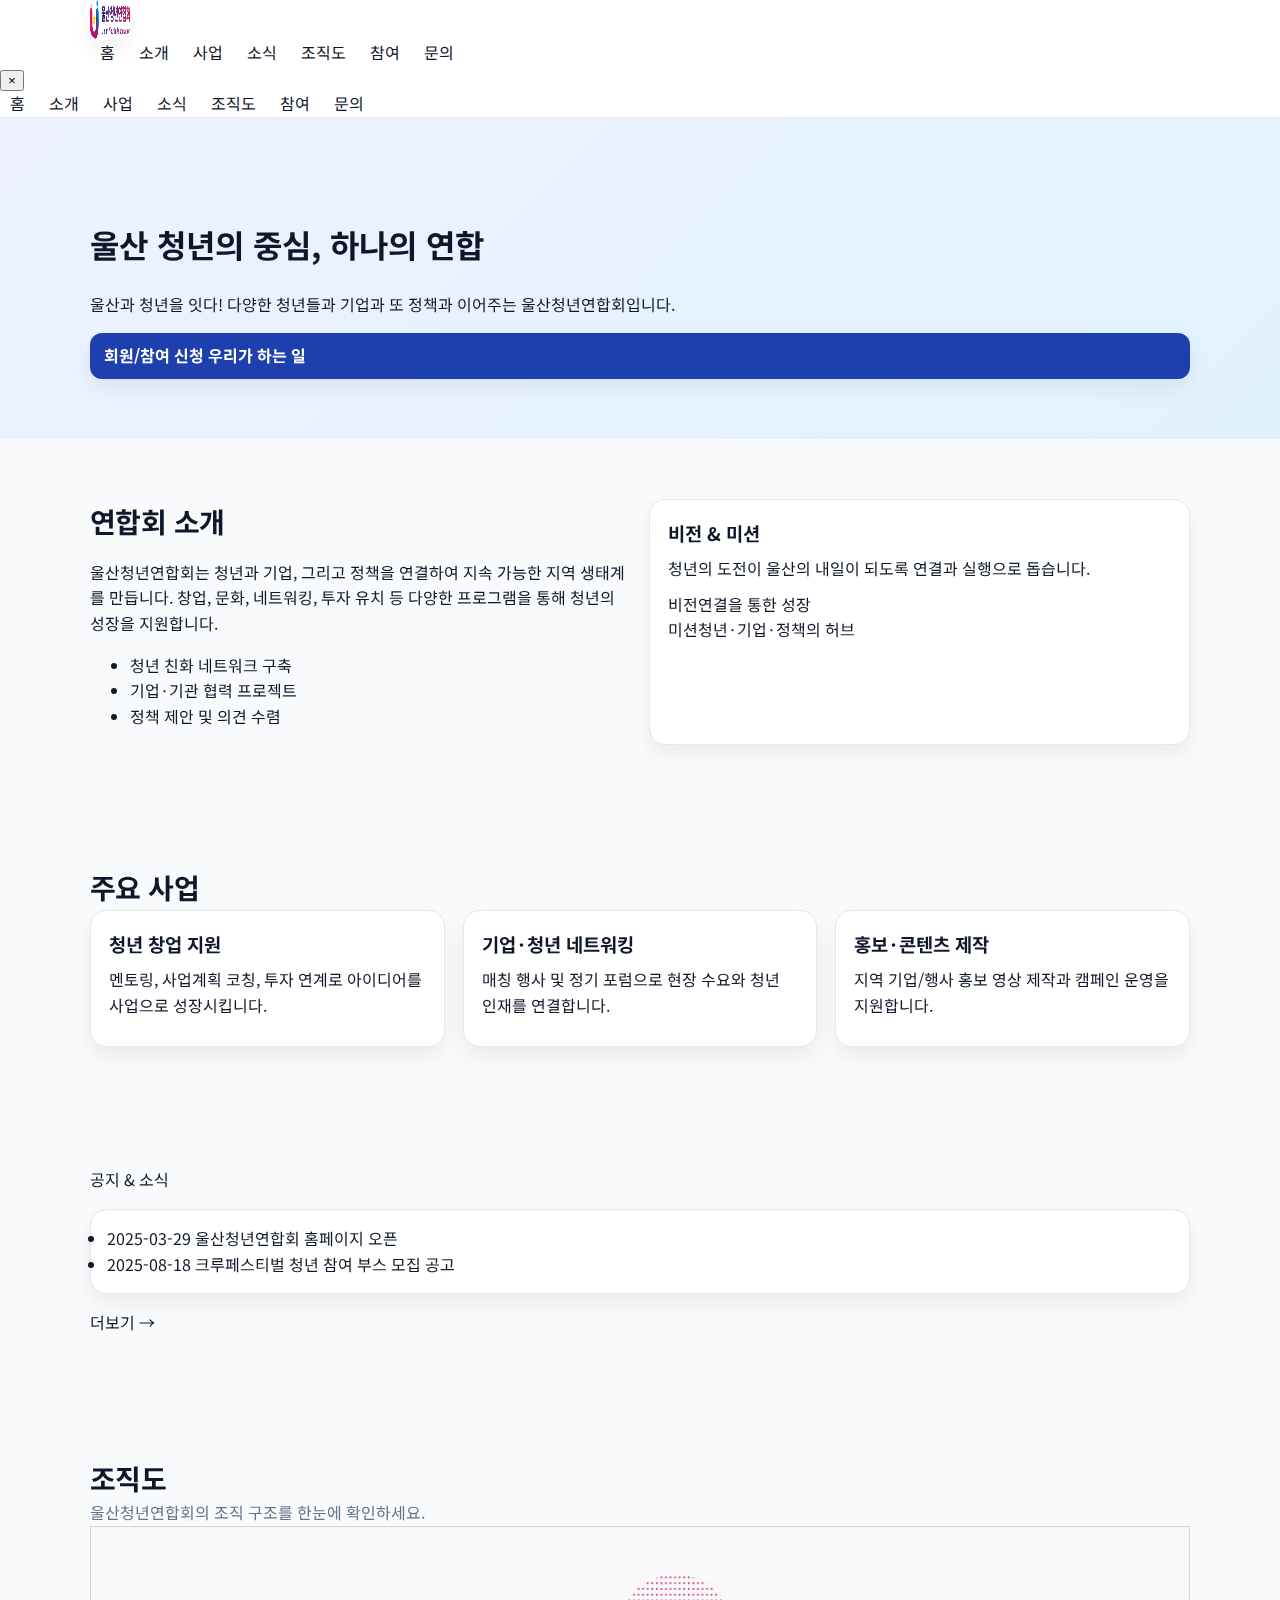
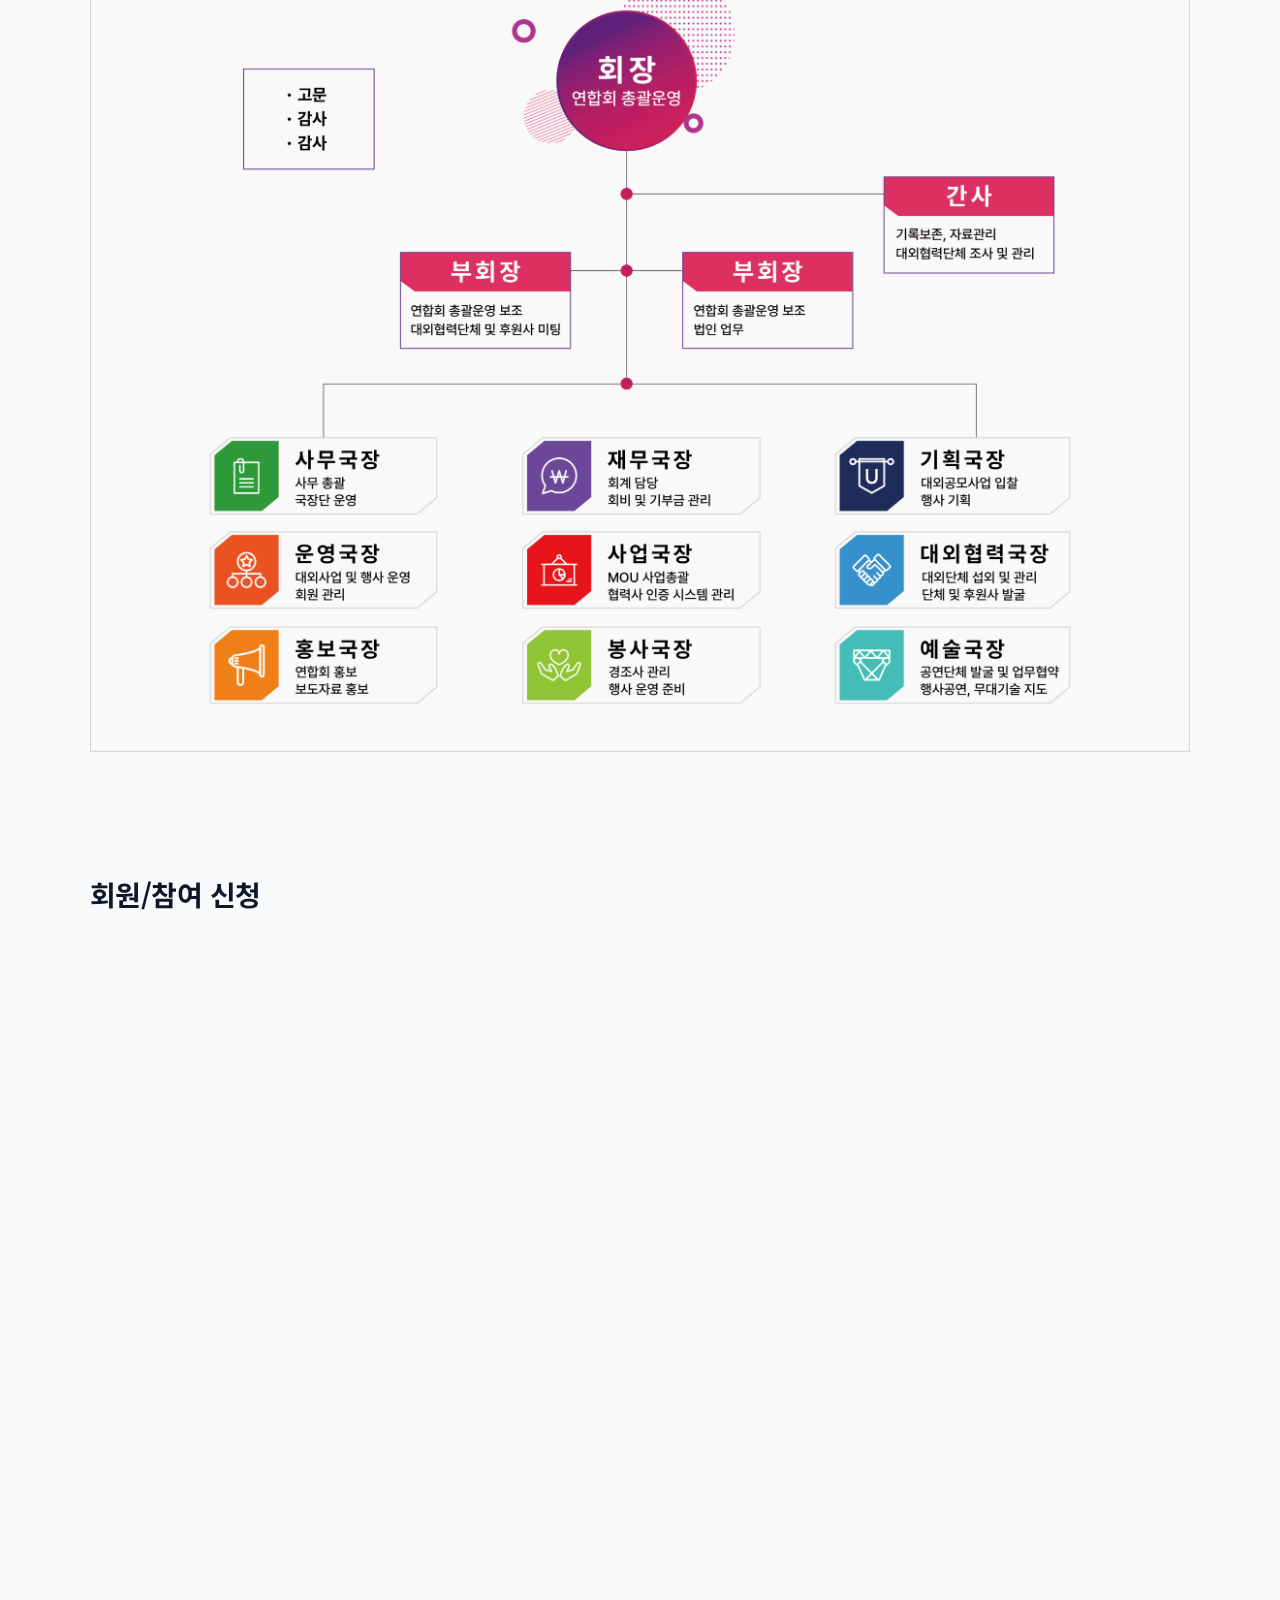
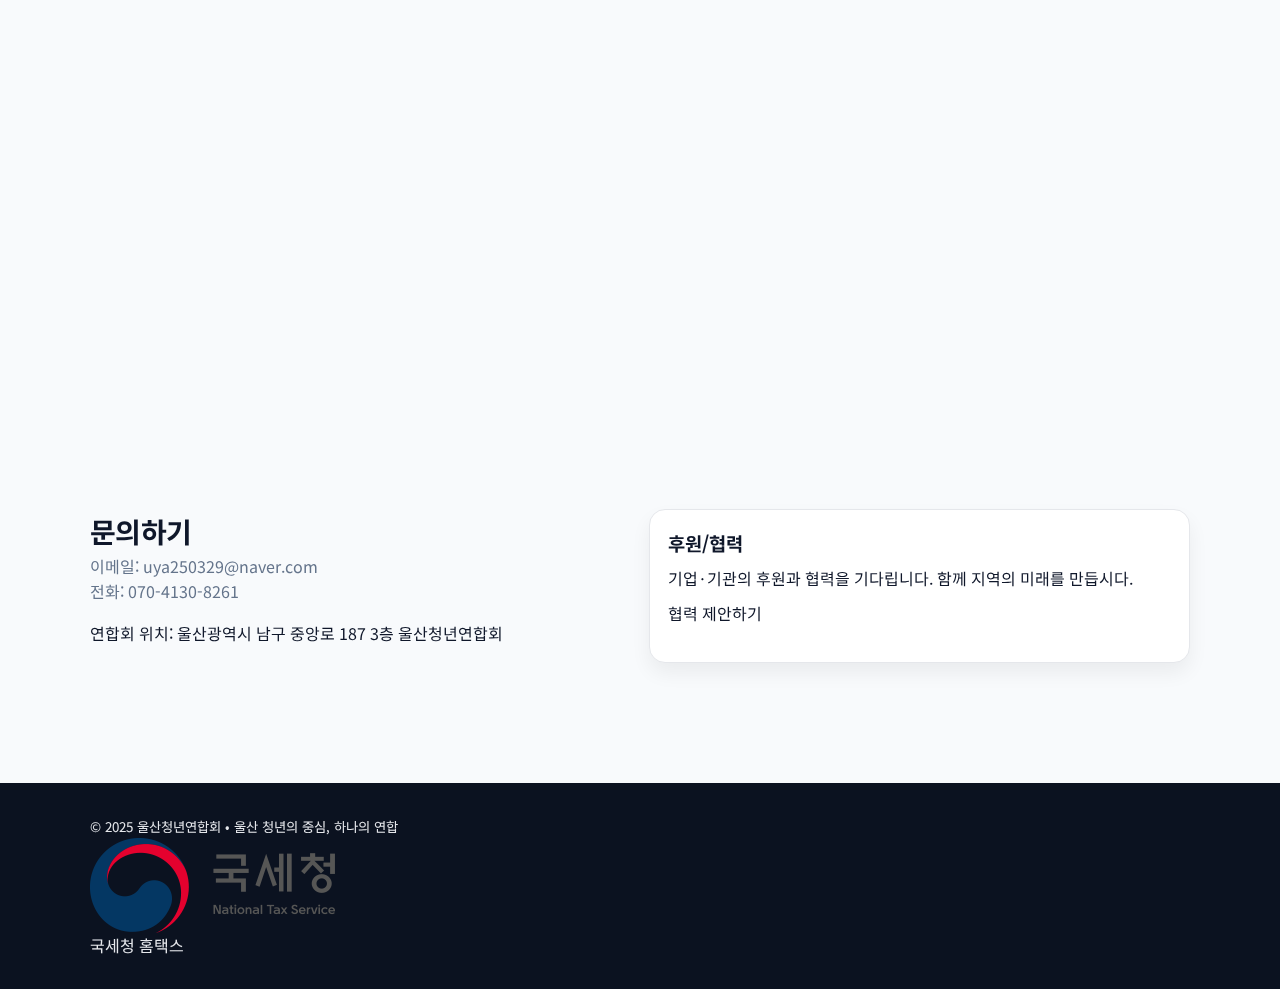
<file: index.html>
<!DOCTYPE html>

<html lang="ko">
<head>
<meta charset="utf-8"/>
<meta content="width=device-width, initial-scale=1" name="viewport"/>
<meta content="울산과 청년을 잇다! 다양한 청년들과 기업과 또 정책과 이어주는 울산청년연합회입니다" name="description"/>
<link href="https://fonts.googleapis.com" rel="preconnect"/>
<link crossorigin="" href="https://fonts.gstatic.com" rel="preconnect"/>
<link href="https://fonts.googleapis.com/css2?family=Noto+Sans+KR:wght@400;600;700;800&amp;display=swap" rel="stylesheet"/>
<link href="styles.css" rel="stylesheet">
<title>울산청년연합회</title>
</link></head>
<body><a class="skip-link" href="#main-content">본문 바로가기</a>
<header class="site-header">
<div class="container nav">
<a class="brand" href="#home">
<img alt="울산청년연합회 로고" src="assets/logo.jpg"/>
</a>
<nav class="main-nav">
<a href="#home">홈</a>
<a href="#about">소개</a>
<a href="#projects">사업</a>
<a href="#news">소식</a>
<a href="#orgchart">조직도</a>
<a href="#join">참여</a>
<a href="#contact">문의</a>
</nav>
<button aria-label="메뉴 열기" class="menu-toggle">☰</button>
</div>
<div class="side-menu">
<button aria-label="메뉴 닫기" class="menu-close">×</button>
<nav>
<a href="#home">홈</a>
<a href="#about">소개</a>
<a href="#projects">사업</a>
<a href="#news">소식</a>
<a href="#orgchart">조직도</a>
<a href="#join">참여</a>
<a href="#contact">문의</a>
</nav>
</div>
</header>
<div class="overlay"></div>
<main id="main-content">
<section class="hero" id="home">
<div class="container">
<h1>울산 청년의 중심, 하나의 연합</h1>
<p class="tagline">울산과 청년을 잇다! 다양한 청년들과 기업과 또 정책과 이어주는 울산청년연합회입니다.</p>
<div class="cta">
<a class="btn primary" href="#join">회원/참여 신청</a>
<a class="btn ghost" href="#projects">우리가 하는 일</a>
</div>
</div>
</section>
<section class="section" id="about">
<div class="container grid-2">
<div>
<h2>연합회 소개</h2>
<p>울산청년연합회는 청년과 기업, 그리고 정책을 연결하여 지속 가능한 지역 생태계를 만듭니다. 창업, 문화, 네트워킹, 투자 유치 등 다양한 프로그램을 통해 청년의 성장을 지원합니다.</p>
<ul class="checks">
<li>청년 친화 네트워크 구축</li>
<li>기업·기관 협력 프로젝트</li>
<li>정책 제안 및 의견 수렴</li>
</ul>
</div>
<div class="card">
<h3>비전 &amp; 미션</h3>
<p>청년의 도전이 울산의 내일이 되도록 연결과 실행으로 돕습니다.</p>
<div class="kv">
<div><span class="kv-k">비전</span><span class="kv-v">연결을 통한 성장</span></div>
<div><span class="kv-k">미션</span><span class="kv-v">청년·기업·정책의 허브</span></div>
</div>
</div>
</div>
</section>
<section class="section alt" id="projects">
<div class="container">
<h2>주요 사업</h2>
<div class="cards">
<div class="card">
<h3>청년 창업 지원</h3>
<p>멘토링, 사업계획 코칭, 투자 연계로 아이디어를 사업으로 성장시킵니다.</p>
</div>
<div class="card">
<h3>기업·청년 네트워킹</h3>
<p>매칭 행사 및 정기 포럼으로 현장 수요와 청년 인재를 연결합니다.</p>
</div>
<div class="card">
<h3>홍보·콘텐츠 제작</h3>
<p>지역 기업/행사 홍보 영상 제작과 캠페인 운영을 지원합니다.</p>
</div>
</div>
</div>
</section>
<section class="section" id="news">
<div class="container">
<a href="notice_site/index.html">공지 &amp; 소식</a>
<ul class="news">
<li><span class="date">2025-03-29</span>
<a href="notice_site/news1.html">울산청년연합회 홈페이지 오픈</a>
</li>
<li><span class="date">2025-08-18</span>
<a href="notice_site/news2.html">크루페스티벌 청년 참여 부스 모집 공고</a>
</li>
</ul>
<div class="more">
<a class="btn ghost" href="notice_site/index.html">더보기 →</a>
</div>
</div>
</section>
<section class="section" id="orgchart">
<div class="container">
<h2>조직도</h2>
<p class="muted">울산청년연합회의 조직 구조를 한눈에 확인하세요.</p>
<div class="orgchart">
<img alt="울산청년연합회 조직도" src="assets/orgchart.png"/>
</div>
</div>
</section>
<section class="section alt" id="join">
<div class="container">
<h2>회원/참여 신청</h2>
<iframe frameborder="0" height="1066" marginheight="0" marginwidth="0" src="https://docs.google.com/forms/d/e/1FAIpQLSe0cgi5e-z77L2VOowcFQD_-2r0jnnjgXey79Pr8gi1HqmblQ/viewform?embedded=true" style="border:0; border-radius:12px;" width="100%">
        로드 중…
      </iframe>
</div>
</section>
<section class="section" id="contact">
<div class="container grid-2">
<div>
<h2>문의하기</h2>
<p class="muted">이메일: uya250329@naver.com<br/>전화: 070-4130-8261</p>
<p>연합회 위치: 울산광역시 남구 중앙로 187 3층 울산청년연합회</p>
</div>
<div class="card">
<h3>후원/협력</h3>
<p>기업·기관의 후원과 협력을 기다립니다. 함께 지역의 미래를 만듭시다.</p>
<a class="btn ghost" href="#join">협력 제안하기</a>
</div>
</div>
</section>
</main>
<footer class="site-footer">
<div class="container footer-flex">
<div>
<small>© 2025 울산청년연합회 • 울산 청년의 중심, 하나의 연합</small>
</div>
<div class="footer-links">
<a href="https://www.hometax.go.kr/websquare/websquare.html?w2xPath=/ui/pp/index.xml" rel="noopener" target="_blank">
<img alt="국세청 홈택스 로고" src="assets/hometax_logo.png"/>
        국세청 홈택스
      </a>
</div>
</div>
</footer>
<script src="script.js"></script>
</body>
</html>
</file>
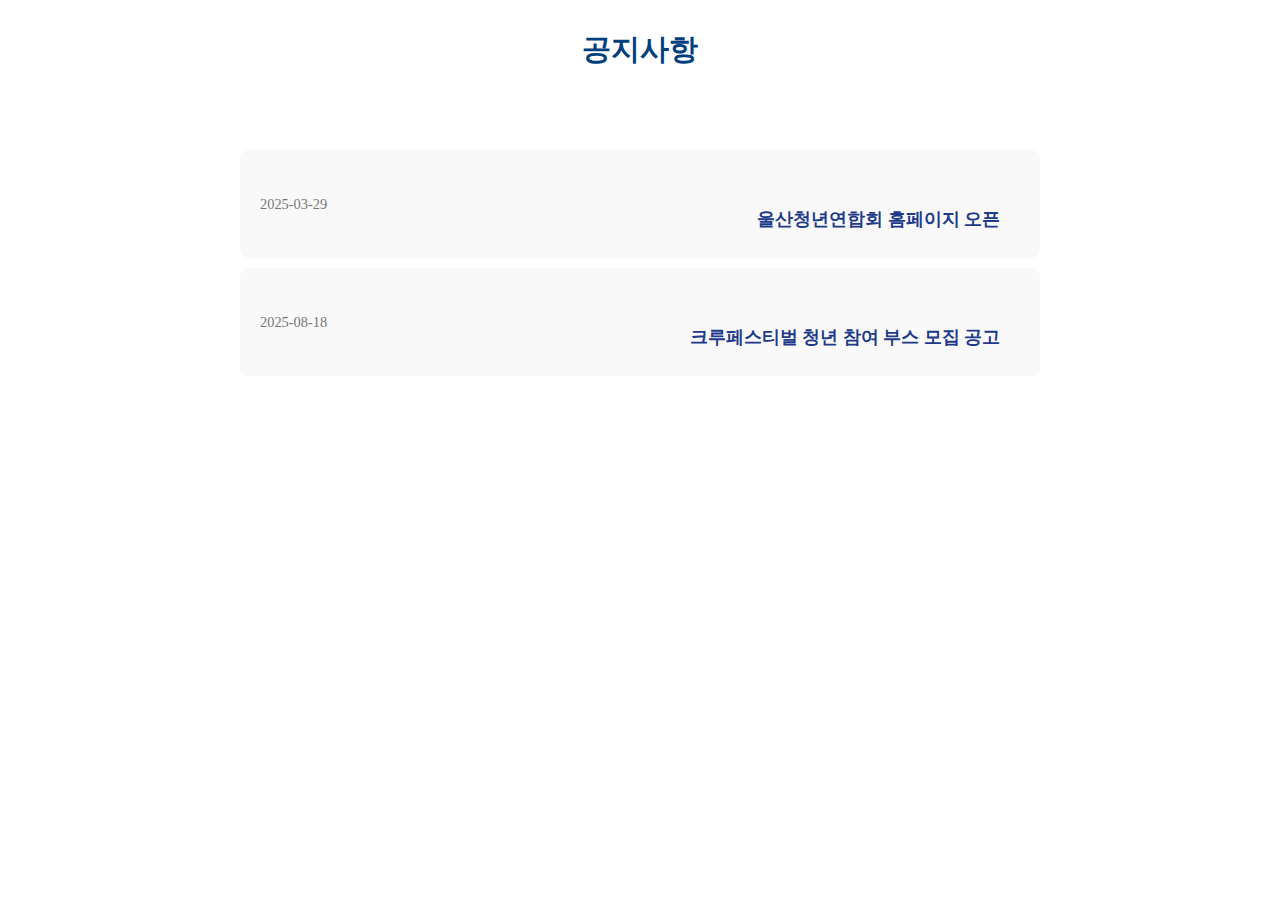
<file: notice_site/index.html>
<!DOCTYPE html>

<html lang="ko">
<head>
<meta charset="utf-8"/>
<meta content="width=device-width, initial-scale=1" name="viewport"/>
<title>공지사항 - 울산청년연합회</title>
<link href="style.css" rel="stylesheet"/>
<meta content="울산과 청년을 잇다 — 울산청년연합회 공식 홈페이지" name="description"/></head>
<body><a class="skip-link" href="#main-content">본문 바로가기</a>
<header>
<h1>공지사항</h1>
</header>
<main id="main-content">
<ul class="news">
<li><span class="date">2025-03-29</span>
<a href="news1.html">울산청년연합회 홈페이지 오픈</a>
</li>
<li><span class="date">2025-08-18</span>
<a href="news2.html">크루페스티벌 청년 참여 부스 모집 공고</a>
</li>
</ul>
</main>
<script src="script.js"></script>
</body>
</html>
</file>
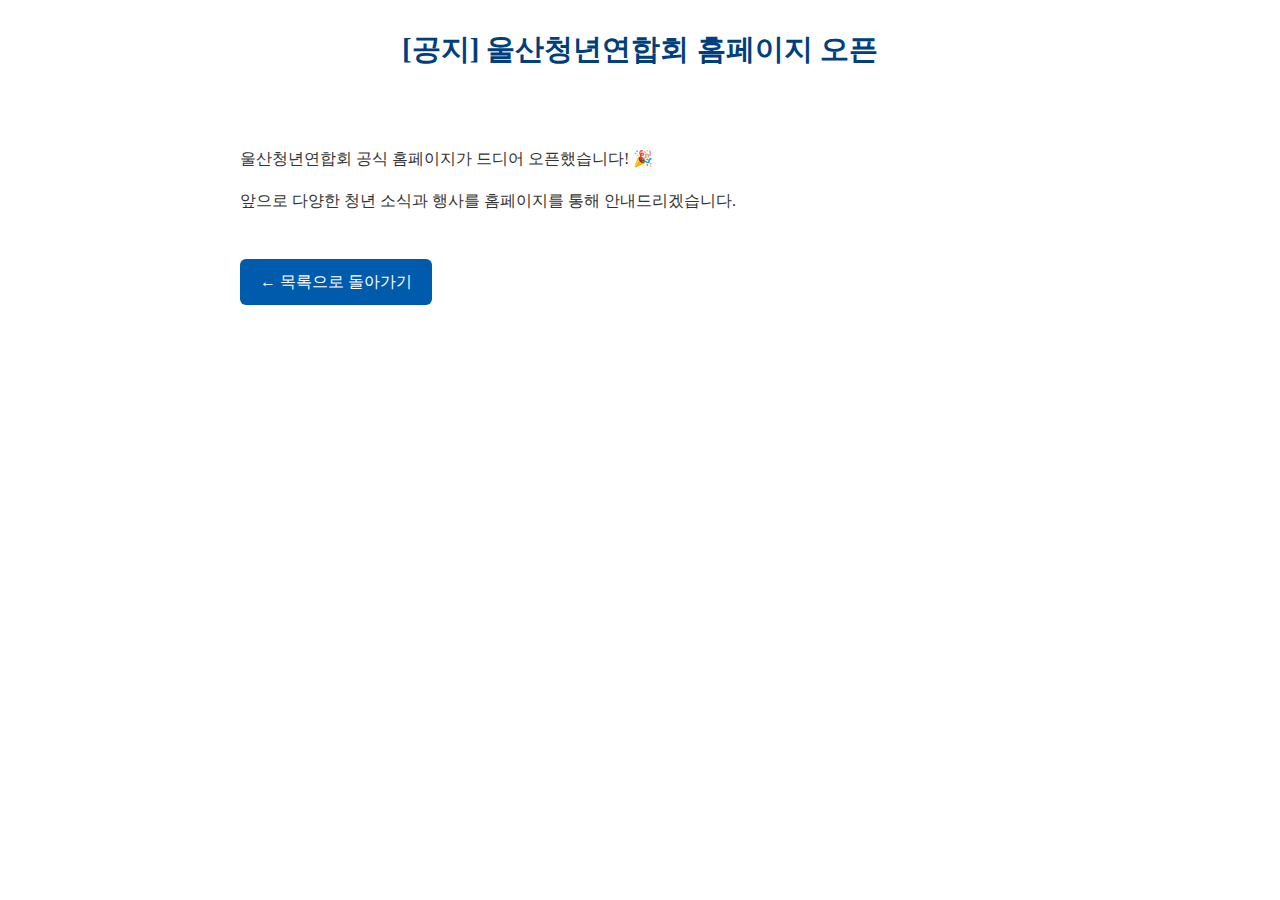
<file: notice_site/news1.html>
<!DOCTYPE html>

<html lang="ko">
<head>
<meta charset="utf-8"/>
<meta content="width=device-width, initial-scale=1" name="viewport"/>
<title>[공지] 울산청년연합회 홈페이지 오픈</title>
<link href="style.css" rel="stylesheet"/>
<meta content="울산과 청년을 잇다 — 울산청년연합회 공식 홈페이지" name="description"/></head>
<body><a class="skip-link" href="#main-content">본문 바로가기</a>
<header>
<h1>[공지] 울산청년연합회 홈페이지 오픈</h1>
</header>
<main id="main-content">
<p>울산청년연합회 공식 홈페이지가 드디어 오픈했습니다! 🎉</p>
<p>앞으로 다양한 청년 소식과 행사를 홈페이지를 통해 안내드리겠습니다.</p>
<a href="index.html">← 목록으로 돌아가기</a>
</main>
</body>
</html>
</file>
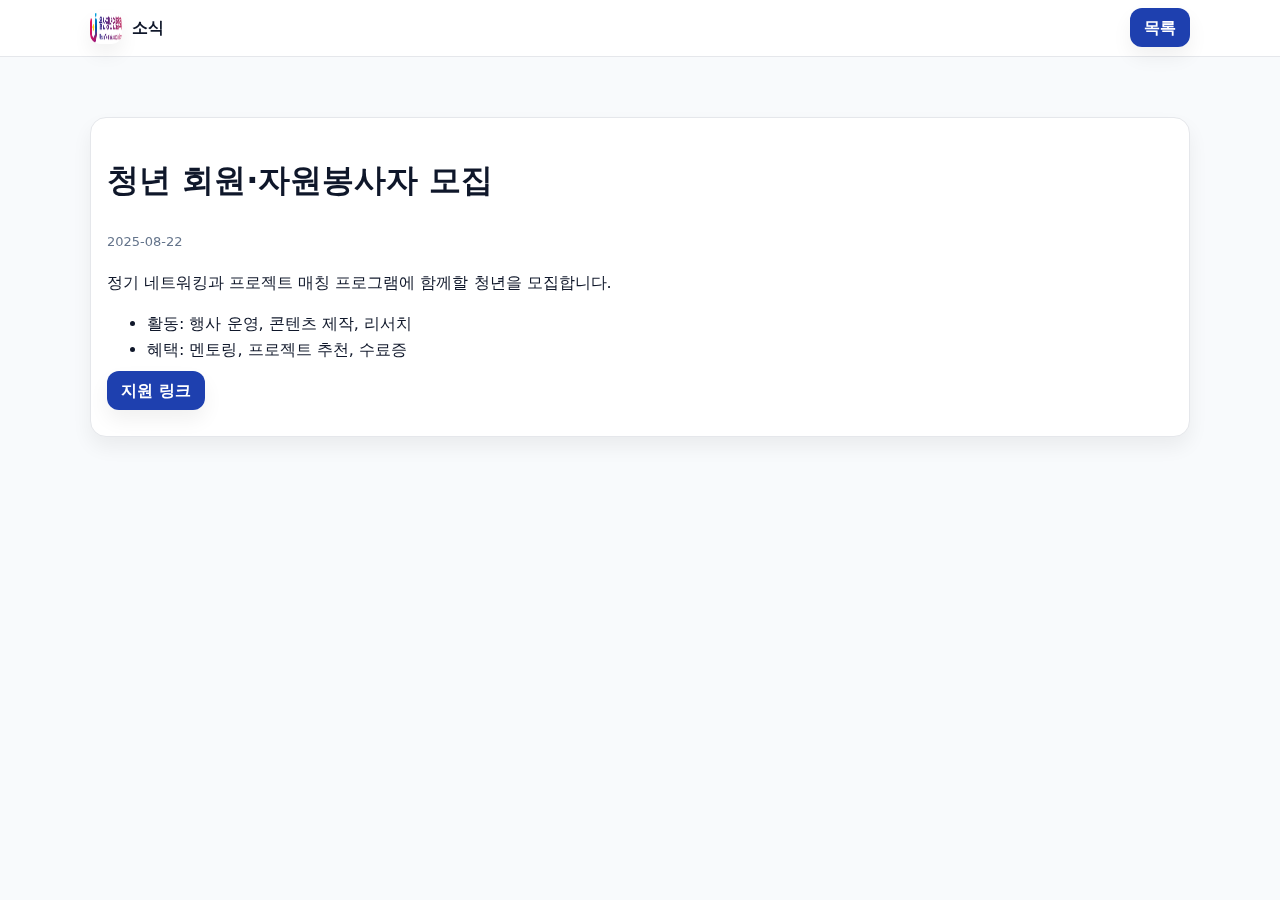
<file: notice_site/news2.html>
<!DOCTYPE html><html lang="ko"><head>
<meta charset="utf-8"><meta name="viewport" content="width=device-width,initial-scale=1">
<title>청년 회원·자원봉사 모집 | 울산청년연합회</title><link rel="stylesheet" href="../styles.css"></head>
<body>
<header><div class="container navbar">
  <div class="brand"><img src="../assets/logo.jpg" alt="UYA 로고" style="width:32px; height:32px"><div class="title">소식</div></div>
  <nav><a class="cta" href="index.html">목록</a></nav></div></header>
<main class="section"><div class="container">
  <article class="news">
    <h1>청년 회원·자원봉사자 모집</h1>
    <time datetime="2025-08-22">2025-08-22</time>
    <p>정기 네트워킹과 프로젝트 매칭 프로그램에 함께할 청년을 모집합니다.</p>
    <ul>
      <li>활동: 행사 운영, 콘텐츠 제작, 리서치</li>
      <li>혜택: 멘토링, 프로젝트 추천, 수료증</li>
    </ul>
    <p><a class="cta" href="https://forms.gle/" target="_blank" rel="noopener">지원 링크</a></p>
  </article>
</div></main>
</body></html>
</file>
<file: styles.css>
:root{
  --uya-primary:#1E40AF; --uya-primary-600:#2563EB; --uya-accent:#22C55E;
  --uya-bg:#F8FAFC; --uya-text:#0F172A; --uya-muted:#64748B; --radius:16px;
  --shadow: 0 10px 20px rgba(2,6,23,0.06);
}
*{box-sizing:border-box}
html{scroll-behavior:smooth}
body{margin:0; font-family:"Noto Sans KR",system-ui,-apple-system,Segoe UI,Roboto,"Helvetica Neue",Arial,"Apple SD Gothic Neo","맑은 고딕","Malgun Gothic",sans-serif; color:var(--uya-text); background:var(--uya-bg); line-height:1.6}
.container{width:min(1100px,92%); margin:0 auto}
a{color:inherit; text-decoration:none}
img{max-width:100%; height:auto; display:block}
header{position:sticky; top:0; z-index:40; background:#fff; border-bottom:1px solid #E5E7EB; backdrop-filter:saturate(180%) blur(6px)}
.navbar{display:flex; align-items:center; justify-content:space-between; padding:12px 0; gap:12px}
.brand{display:flex; align-items:center; gap:10px}
.brand img{width:40px; height:40px; border-radius:10px; box-shadow:var(--shadow)}
.brand .title{font-weight:800; letter-spacing:-0.02em}
.brand .subtitle{font-size:12px; color:var(--uya-muted); margin-top:-6px}
nav ul{list-style:none; display:flex; gap:18px; padding:0; margin:0; align-items:center}
nav a{padding:8px 10px; border-radius:10px}
nav a:hover{background:#EFF6FF}
.cta{background:var(--uya-primary); color:#fff; padding:10px 14px; border-radius:12px; font-weight:700; box-shadow:var(--shadow)}
.cta:hover{background:var(--uya-primary-600)}
.menu-toggle{display:none; border:1px solid #E5E7EB; background:#fff; padding:8px 10px; border-radius:12px}
.skip-link{position:absolute; left:-9999px; top:auto; width:1px; height:1px; overflow:hidden}
.skip-link:focus{position:static; width:auto; height:auto; padding:6px 10px; background:#fff; border:1px dashed var(--uya-primary)}
.hero{position:relative; background:linear-gradient(135deg, #EEF2FF 0%, #E0F2FE 100%); padding:80px 0 60px; overflow:hidden}
.hero .grid{display:grid; grid-template-columns:1.2fr 1fr; gap:40px; align-items:center}
.badge{display:inline-flex; align-items:center; gap:8px; font-weight:700; color:var(--uya-primary); background:#fff; border:1px solid #E5E7EB; padding:6px 10px; border-radius:999px}
.h1{font-size:40px; line-height:1.2; margin:14px 0 10px; letter-spacing:-0.02em}
.h1 strong{color:var(--uya-primary)}
.lead{font-size:18px; color:var(--uya-muted)}
.hero-card{background:#fff; border:1px solid #E5E7EB; border-radius:var(--radius); padding:18px; box-shadow:var(--shadow); display:grid; gap:10px}
.section{padding:60px 0}
.section .head{display:flex; align-items:end; justify-content:space-between; gap:12px; margin-bottom:22px}
.section h2{margin:0; font-size:28px; letter-spacing:-0.02em}
.section p.muted{color:var(--uya-muted); margin:0}
.cards{display:grid; grid-template-columns:repeat(3, 1fr); gap:18px}
.card{background:#fff; border:1px solid #E5E7EB; border-radius:var(--radius); padding:18px; box-shadow:var(--shadow)}
.card h3{margin:0 0 8px}
.card p{margin:0 0 10px}
.card .meta{font-size:14px; color:var(--uya-muted)}
.banner{border:1px dashed #CBD5E1; border-radius:var(--radius); background:#fff; padding:14px 16px; display:flex; gap:12px; align-items:center}
.grid-2{display:grid; grid-template-columns:1fr 1fr; gap:18px}
.orgcard{background:#fff; border:1px solid #E5E7EB; border-radius:var(--radius); padding:18px; box-shadow:var(--shadow)}
.news-list{display:grid; grid-template-columns:1fr 1fr; gap:16px}
.news{background:#fff; border:1px solid #E5E7EB; border-radius:var(--radius); padding:16px; box-shadow:var(--shadow)}
.news time{font-size:13px; color:var(--uya-muted)}
footer{background:#0B1220; color:#E5E7EB; padding:30px 0; margin-top:60px}
footer .cols{display:grid; grid-template-columns:2fr 1fr 1fr; gap:16px}
footer a{color:#E5E7EB}
.footerbar{border-top:1px solid #1F2937; margin-top:16px; padding-top:16px; font-size:14px; color:#94A3B8}
@media (max-width:980px){.hero .grid{grid-template-columns:1fr; padding-bottom:6px} .cards{grid-template-columns:1fr 1fr} .news-list{grid-template-columns:1fr} footer .cols{grid-template-columns:1fr}}
@media (max-width:720px){nav ul{display:none} nav ul.open{display:flex; position:absolute; right:4%; top:60px; flex-direction:column; background:#fff; padding:12px; border:1px solid #E5E7EB; border-radius:16px; box-shadow:var(--shadow)} .menu-toggle{display:inline-flex; align-items:center; gap:8px} .cards{grid-template-columns:1fr} .h1{font-size:32px}}
</file>
<file: notice_site/style.css>
/* 공지사항 목록 */
main ul {
  list-style: none;
  padding: 0;
  margin: 20px auto;
  max-width: 800px;
}

main ul li {
  display: flex;
  justify-content: space-between;
  align-items: center;
  padding: 15px 20px;
  margin-bottom: 10px;
  background: #f9f9f9;
  border-radius: 8px;
  transition: all 0.2s ease;
}

main ul li:hover {
  background: #eef6ff;
  transform: translateX(5px);
}

main ul li a {
  text-decoration: none;
  font-size: 1.1rem;
  color: #1e3a8a;                    /* 항상 글씨 보이도록 진한 파랑 */
  font-weight: bold;
  background: transparent !important; /* 배경 제거 */
  outline: none;                      /* 클릭 시 아웃라인 제거 */
  -webkit-tap-highlight-color: #333; /* 모바일 터치 하이라이트 제거 */
}

main ul li a:hover {
  color: var(--brand);                /* hover 시 강조 색상 */
  background: transparent !important;  /* 호버 시에도 배경 제거 */
}

main ul li span {
  font-size: 0.9rem;
  color: #777;
}

/* 공지사항 본문 */
main {
  max-width: 800px;
  margin: 40px auto;
  padding: 20px;
  line-height: 1.6;
  font-size: 1rem;
  color: #333; /* 본문 항상 보이도록 */
  visibility: visible !important; /* 혹시 숨겨지는 속성이 있으면 override */
  display: block !important;
}

/* header */
header h1 {
  text-align: center;
  font-size: 1.8rem;
  margin: 30px 0;
  color: #003f7d;
}

/* 목록으로 돌아가기 버튼 */
main a {
  display: inline-block;
  margin-top: 30px;
  padding: 10px 20px;
  background: #005bac;
  color: white;
  border-radius: 6px;
  text-decoration: none;
  transition: background 0.2s ease;
}

main a:hover {
  background: #004080;
}

/* 게시판 링크 */
.board td a {
  color: #1e3a8a;   /* 항상 진한 파랑으로 표시 */
  font-weight: 600;
  text-decoration: none;
  background: transparent !important; /* 배경 제거 */
  outline: none;
  -webkit-tap-highlight-color: #333;
}

.board td a:hover {
  text-decoration: underline;
  color: var(--brand);
  background: transparent !important;
}

/* 뉴스 목록 링크 */
.news li a {
  color: #1e3a8a; /* 처음부터 글씨 보이도록 */
  font-weight: 600;
  text-decoration: none;
  background: transparent !important; /* 배경 제거 */
  outline: none;
  -webkit-tap-highlight-color: #333;
}

.news li a:hover {
  color: var(--brand);
  text-decoration: underline;
  background: transparent !important;
}

/* 접근성 향상 공통 스타일 */
.skip-link {
  position: absolute;
  left: -9999px;
  top: auto;
  width: 1px;
  height: 1px;
  overflow: hidden;
}
.skip-link:focus, .skip-link:active {
  position: static;
  width: auto;
  height: auto;
  margin: 8px;
  padding: 8px 12px;
  border: 2px solid currentColor;
  border-radius: 8px;
}
.sr-only {
  position: absolute !important;
  width: 1px !important;
  height: 1px !important;
  padding: 0 !important;
  margin: -1px !important;
  overflow: hidden !important;
  clip: rect(0, 0, 0, 0) !important;
  white-space: nowrap !important;
  border: 0 !important;
}
:focus-visible {
  outline: 3px solid #000;
  outline-offset: 3px;
}
/* 링크 대비 보완 */
a { text-decoration-thickness: .08em; text-underline-offset: .15em; }
</file>
